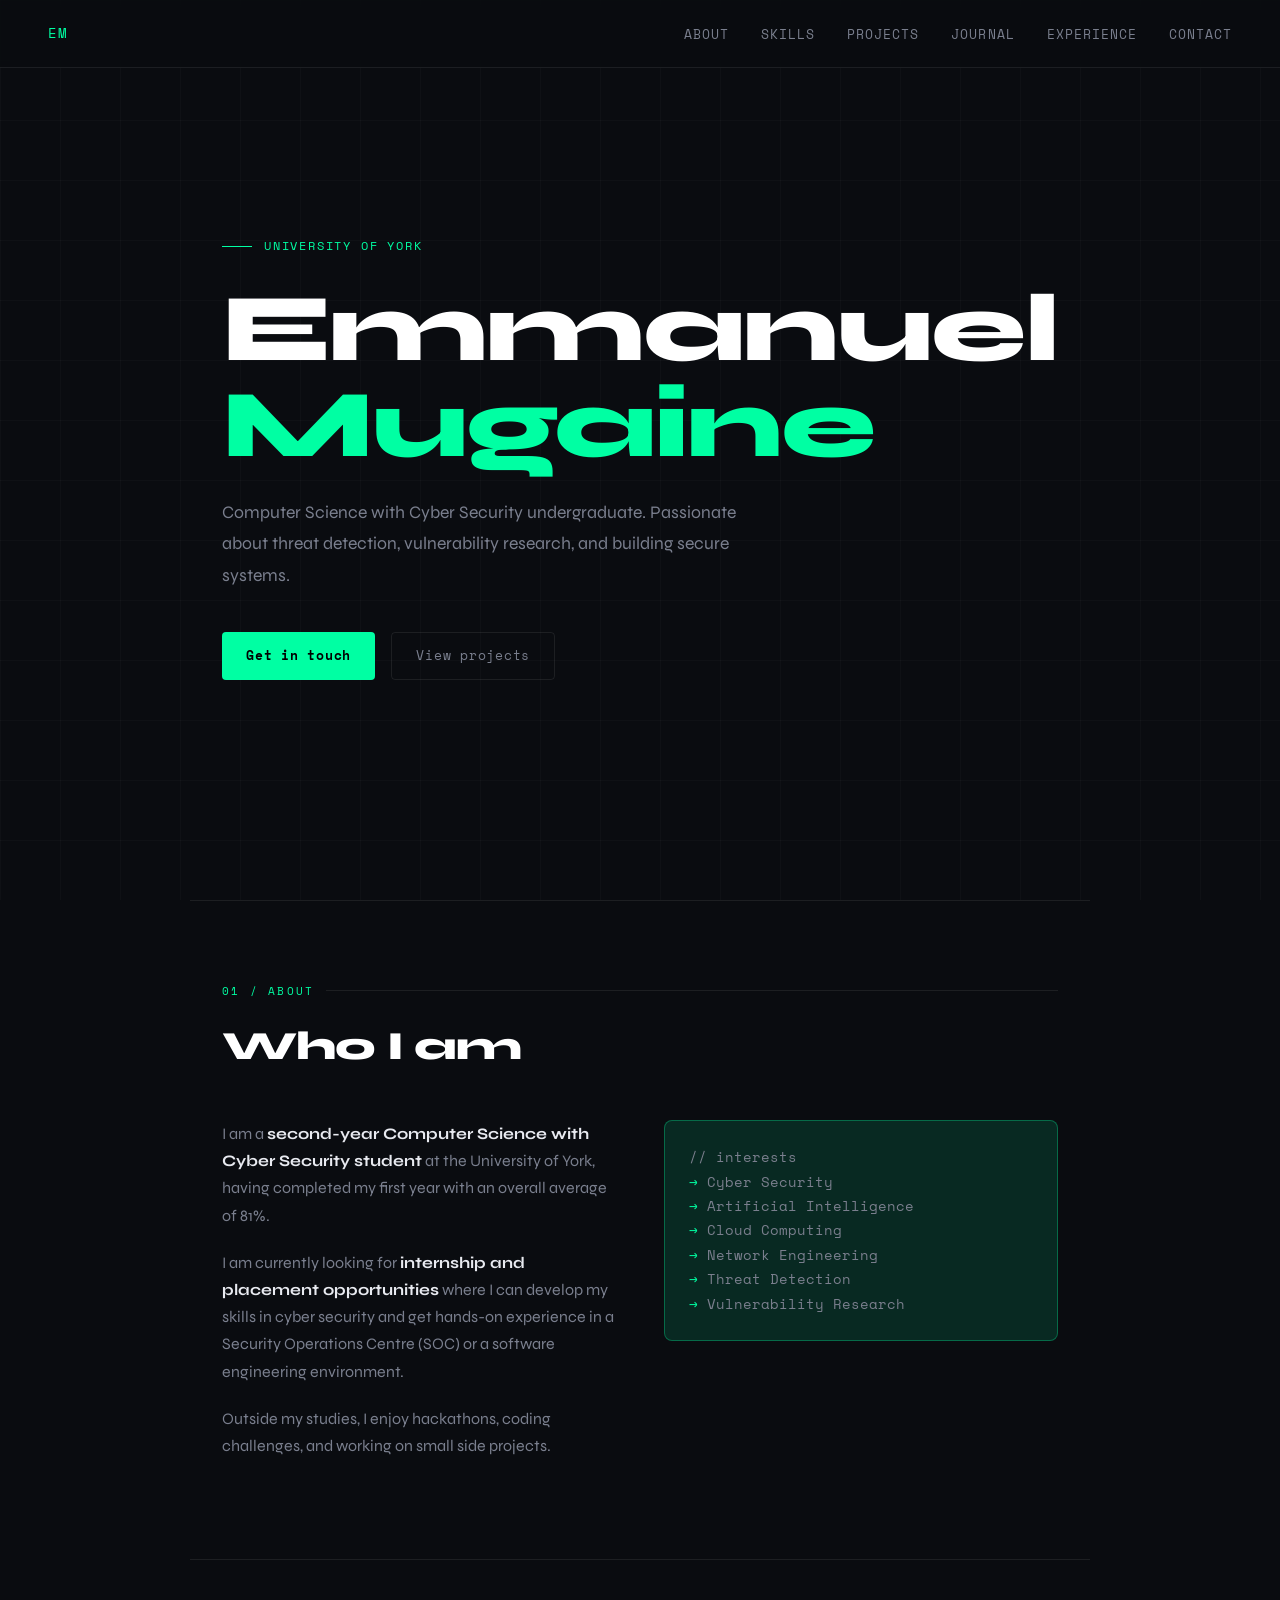
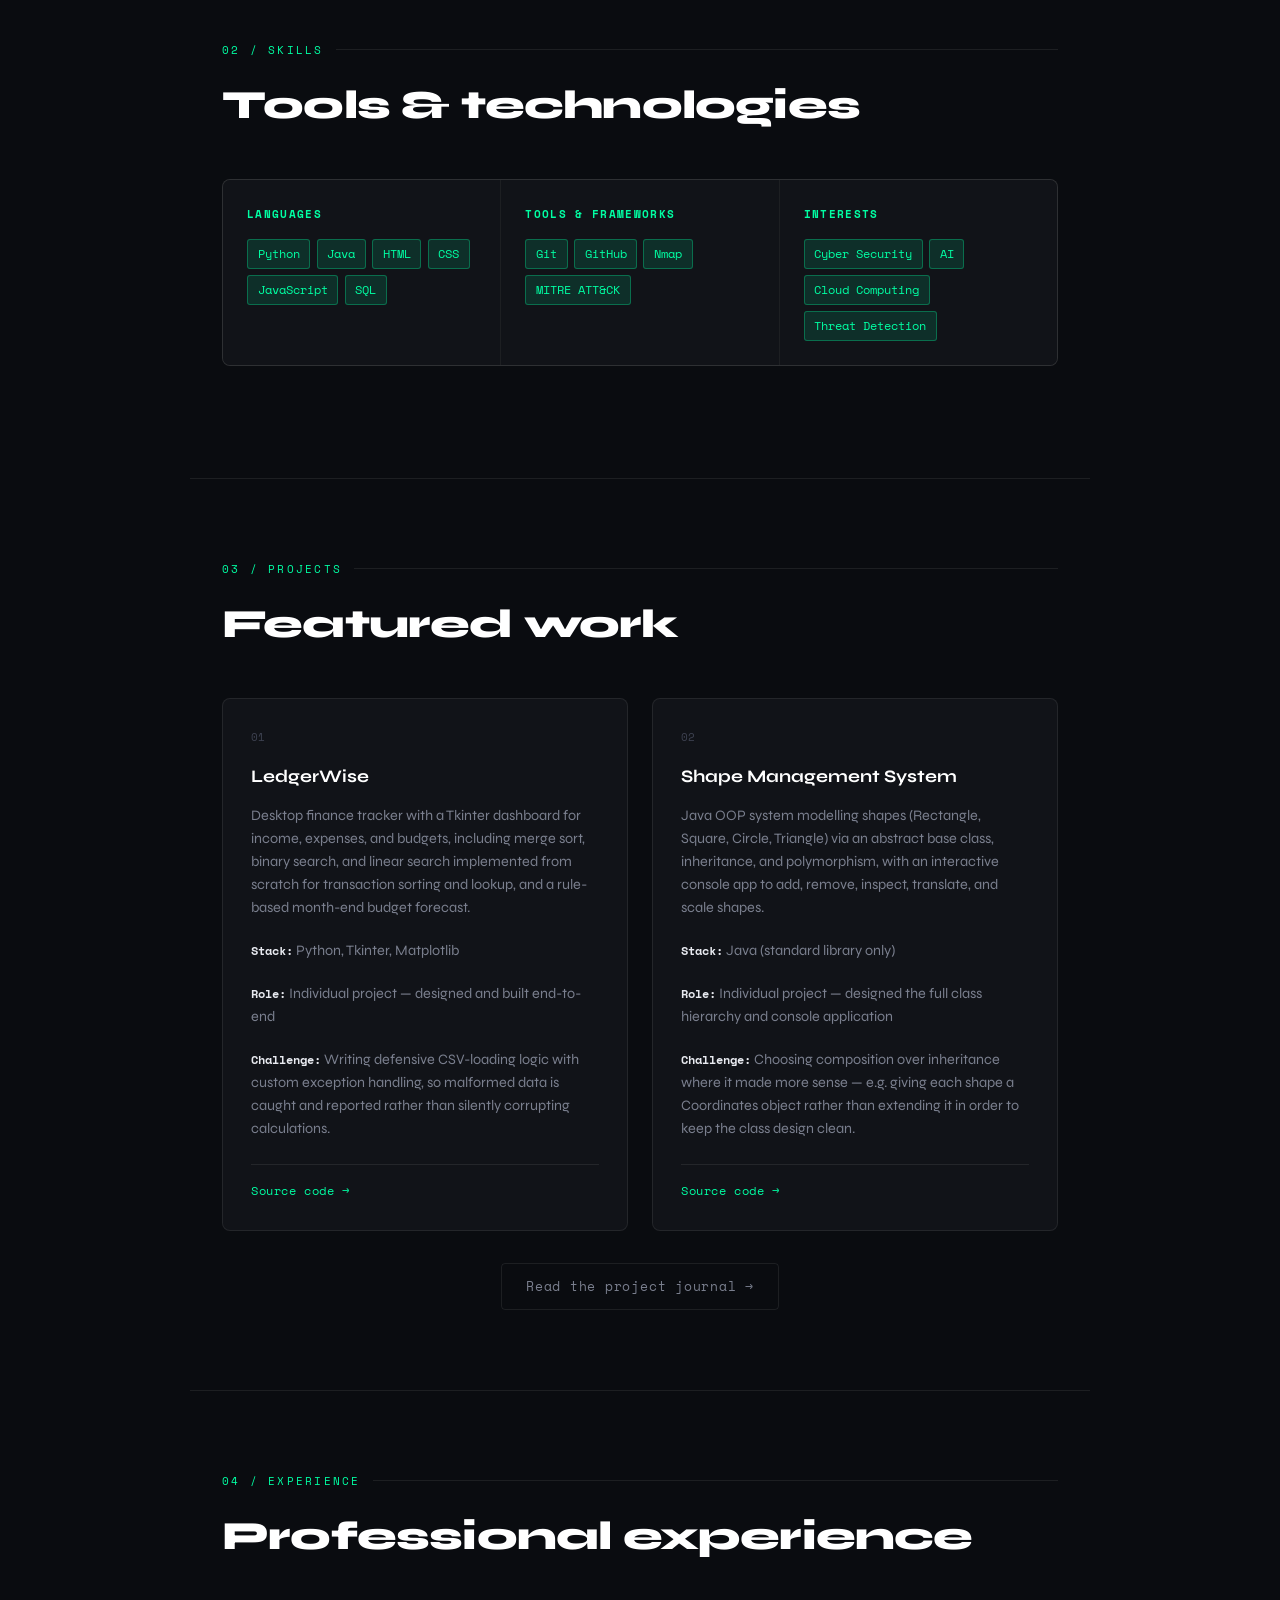
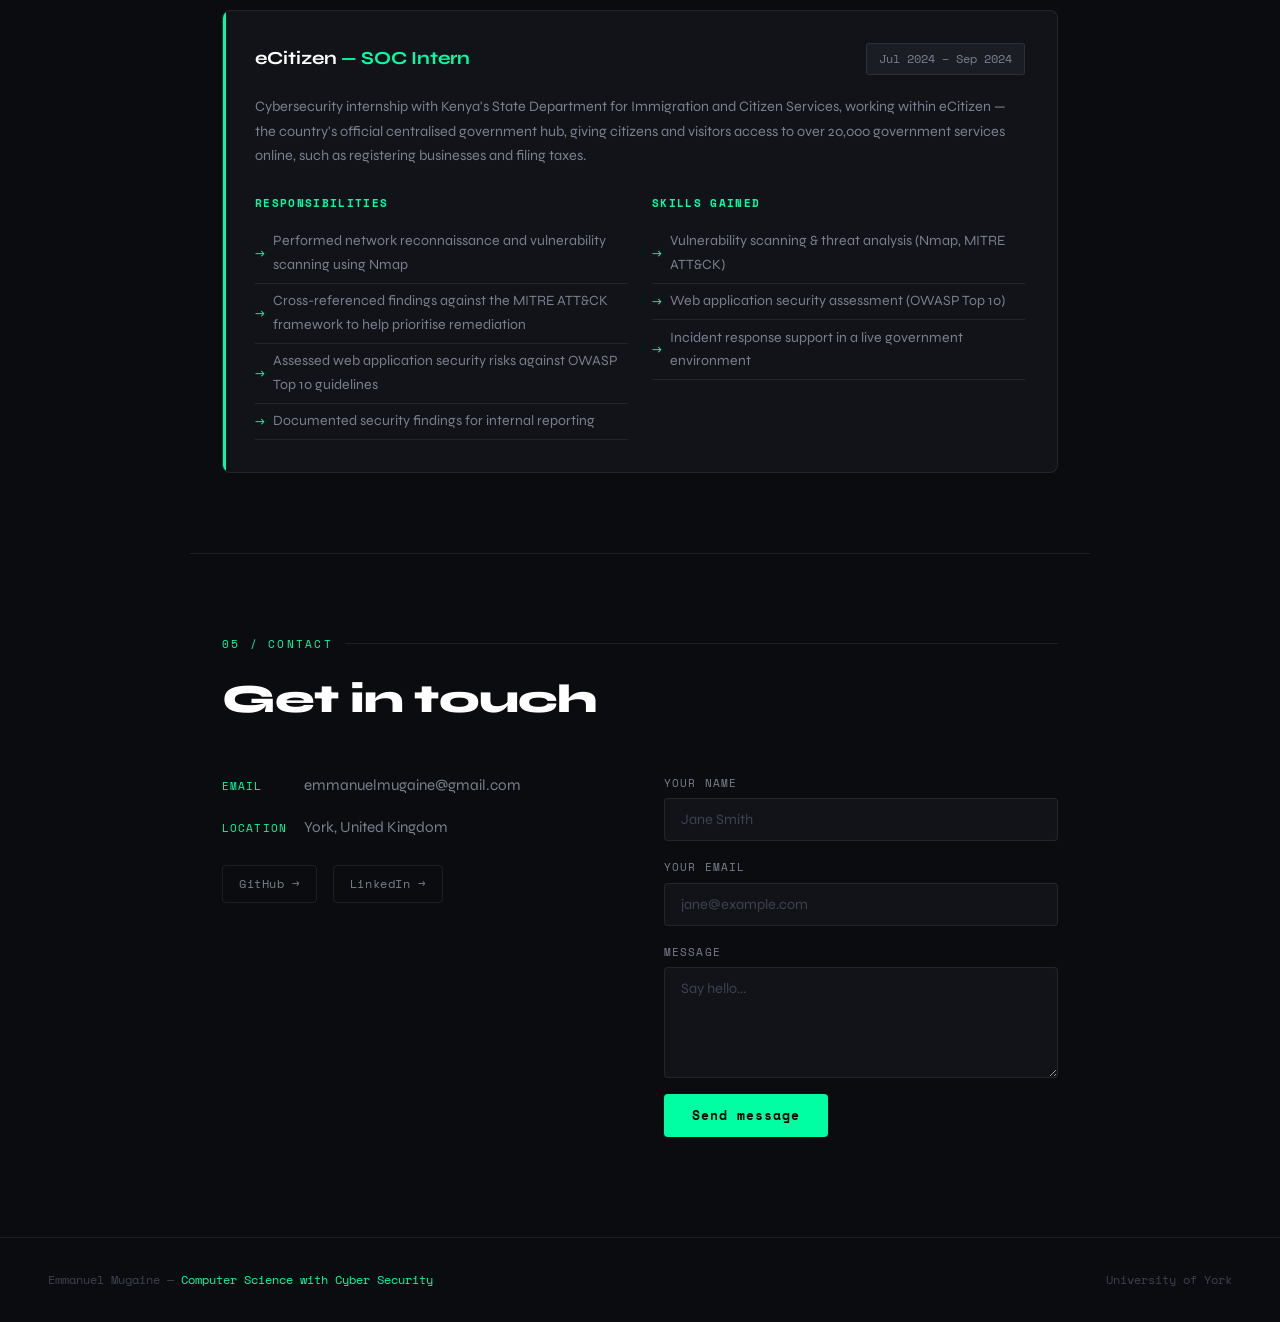
<file: index.html>
<!doctype html>
<html lang="en">
  <head>
    <meta charset="UTF-8" />
    <meta name="viewport" content="width=device-width, initial-scale=1.0" />
    <title>Emmanuel Mugaine – Computer Science with Cyber Security</title>
    <link rel="preconnect" href="https://fonts.googleapis.com" />
    <link rel="preconnect" href="https://fonts.gstatic.com" crossorigin />
    <link
      href="https://fonts.googleapis.com/css2?family=Space+Mono:wght@400;700&family=Syne:wght@400;600;700;800&display=swap"
      rel="stylesheet"
    />
    <link rel="stylesheet" href="styles.css" />
    <link rel="icon" type="image/svg+xml" href="favicon.svg" />
  </head>
  <body>
    <!-- NAV -->
    <nav>
      <a href="#hero" class="nav-logo">EM</a>
      <ul class="nav-links">
        <li><a href="#about">About</a></li>
        <li><a href="#skills">Skills</a></li>
        <li><a href="#projects">Projects</a></li>
        <li><a href="journal.html">Journal</a></li>
        <li><a href="#experience">Experience</a></li>
        <li><a href="#contact">Contact</a></li>
      </ul>
    </nav>

    <!-- HERO -->
    <section id="hero">
      <p class="hero-tag">University of York</p>
      <h1 class="hero-name">Emmanuel<span>Mugaine</span></h1>
      <p class="hero-desc">
        Computer Science with Cyber Security undergraduate. Passionate about
        threat detection, vulnerability research, and building secure systems.
      </p>
      <div class="hero-cta">
        <a href="#contact" class="btn btn-primary">Get in touch</a>
        <a href="#projects" class="btn btn-ghost">View projects</a>
      </div>
    </section>

    <!-- ABOUT -->
    <section id="about">
      <p class="section-label">01 / About</p>
      <h2>Who I am</h2>
      <div class="about-grid">
        <div class="about-text">
          <p>
            I am a
            <strong
              >second-year Computer Science with Cyber Security student</strong
            >
            at the University of York, having completed my first year with an
            overall average of 81%.
          </p>
          <p>
            I am currently looking for
            <strong>internship and placement opportunities</strong> where I can
            develop my skills in cyber security and get hands-on experience in a
            Security Operations Centre (SOC) or a software engineering
            environment.
          </p>
          <p>
            Outside my studies, I enjoy hackathons, coding challenges, and
            working on small side projects.
          </p>
        </div>
        <div class="about-highlight">
          <p><span>// interests</span></p>
          <p>→ <span>Cyber Security</span></p>
          <p>→ <span>Artificial Intelligence</span></p>
          <p>→ <span>Cloud Computing</span></p>
          <p>→ <span>Network Engineering</span></p>
          <p>→ <span>Threat Detection</span></p>
          <p>→ <span>Vulnerability Research</span></p>
        </div>
      </div>
    </section>

    <!-- SKILLS -->
    <section id="skills">
      <p class="section-label">02 / Skills</p>
      <h2>Tools & technologies</h2>
      <div class="skills-grid">
        <div class="skill-cell">
          <h3>Languages</h3>
          <div class="skill-tags">
            <span class="tag">Python</span>
            <span class="tag">Java</span>
            <span class="tag">HTML</span>
            <span class="tag">CSS</span>
            <span class="tag">JavaScript</span>
            <span class="tag">SQL</span>
          </div>
        </div>
        <div class="skill-cell">
          <h3>Tools & Frameworks</h3>
          <div class="skill-tags">
            <span class="tag">Git</span>
            <span class="tag">GitHub</span>
            <span class="tag">Nmap</span>
            <span class="tag">MITRE ATT&CK</span>
          </div>
        </div>
        <div class="skill-cell">
          <h3>Interests</h3>
          <div class="skill-tags">
            <span class="tag">Cyber Security</span>
            <span class="tag">AI</span>
            <span class="tag">Cloud Computing</span>
            <span class="tag">Threat Detection</span>
          </div>
        </div>
      </div>
    </section>

    <!-- PROJECTS -->
    <section id="projects">
      <p class="section-label">03 / Projects</p>
      <h2>Featured work</h2>
      <div class="projects-grid">
        <div class="project-card">
          <div class="project-num">01</div>
          <h3>LedgerWise</h3>
          <p>
            Desktop finance tracker with a Tkinter dashboard for income,
            expenses, and budgets, including merge sort, binary search, and
            linear search implemented from scratch for transaction sorting and
            lookup, and a rule-based month-end budget forecast.
          </p>
          <p class="project-meta">
            <strong>Stack:</strong> Python, Tkinter, Matplotlib
          </p>
          <p class="project-meta">
            <strong>Role:</strong> Individual project — designed and
            built end-to-end
          </p>
          <p class="project-meta">
            <strong>Challenge:</strong> Writing defensive CSV-loading logic with
            custom exception handling, so malformed data is caught and reported
            rather than silently corrupting calculations.
          </p>
          <div class="project-links">
            <a
              href="https://github.com/EmmanuelMugaine/IY499-Final-intro-to-programming-project"
              >Source code →</a
            >
          </div>
        </div>
        <div class="project-card">
          <div class="project-num">02</div>
          <h3>Shape Management System</h3>
          <p>
            Java OOP system modelling shapes (Rectangle, Square, Circle,
            Triangle) via an abstract base class, inheritance, and polymorphism,
            with an interactive console app to add, remove, inspect, translate,
            and scale shapes.
          </p>
          <p class="project-meta">
            <strong>Stack:</strong> Java (standard library only)
          </p>
          <p class="project-meta">
            <strong>Role:</strong> Individual project — designed the
            full class hierarchy and console application
          </p>
          <p class="project-meta">
            <strong>Challenge:</strong> Choosing composition over inheritance
            where it made more sense — e.g. giving each shape a Coordinates
            object rather than extending it in order to keep the class design clean.
          </p>
          <div class="project-links">
            <a
              href="https://github.com/EmmanuelMugaine/IY4101-Final-Object-Oriented-Programming-project"
              >Source code →</a
            >
          </div>
        </div>
      </div>
      <div class="section-footer-link">
        <a href="journal.html" class="btn btn-ghost"
          >Read the project journal →</a
        >
      </div>
    </section>

    <!-- EXPERIENCE -->
    <section id="experience">
      <p class="section-label">04 / Experience</p>
      <h2>Professional experience</h2>
      <div class="exp-card">
        <div class="exp-header">
          <h3>eCitizen <span>— SOC Intern</span></h3>
          <span class="exp-duration">Jul 2024 – Sep 2024</span>
        </div>
        <p class="exp-desc">
          Cybersecurity internship with Kenya's State Department for Immigration
          and Citizen Services, working within eCitizen — the country's official
          centralised government hub, giving citizens and visitors access to
          over 20,000 government services online, such as registering businesses
          and filing taxes.
        </p>
        <div class="exp-cols">
          <div>
            <h4>Responsibilities</h4>
            <ul class="exp-list">
              <li>
                Performed network reconnaissance and vulnerability scanning
                using Nmap
              </li>
              <li>
                Cross-referenced findings against the MITRE ATT&CK framework to
                help prioritise remediation
              </li>
              <li>
                Assessed web application security risks against OWASP Top 10
                guidelines
              </li>
              <li>Documented security findings for internal reporting</li>
            </ul>
          </div>
          <div>
            <h4>Skills Gained</h4>
            <ul class="exp-list">
              <li>
                Vulnerability scanning & threat analysis (Nmap, MITRE ATT&CK)
              </li>
              <li>Web application security assessment (OWASP Top 10)</li>
              <li>
                Incident response support in a live government environment
              </li>
            </ul>
          </div>
        </div>
      </div>
    </section>

    <!-- CONTACT -->
    <section id="contact">
      <p class="section-label">05 / Contact</p>
      <h2>Get in touch</h2>
      <div class="contact-grid">
        <div class="contact-info">
          <p>
            <span class="label">Email</span
            ><a href="mailto:emmanuelmugaine@gmail.com"
              >emmanuelmugaine@gmail.com</a
            >
          </p>
          <p><span class="label">Location</span>York, United Kingdom</p>
          <div class="profile-links">
            <a href="https://github.com/EmmanuelMugaine" class="profile-link"
              >GitHub →</a
            >
            <a
              href="https://www.linkedin.com/in/emmanuel-mugaine-93ba3a335/"
              class="profile-link"
              >LinkedIn →</a
            >
          </div>
        </div>
        <form class="contact-form" id="contact-form">
          <div class="form-group">
            <label for="name">Your name</label>
            <input
              type="text"
              id="name"
              name="name"
              required
              placeholder="Jane Smith"
            />
          </div>
          <div class="form-group">
            <label for="email">Your email</label>
            <input
              type="email"
              id="email"
              name="email"
              required
              placeholder="jane@example.com"
            />
          </div>
          <div class="form-group">
            <label for="message">Message</label>
            <textarea
              id="message"
              name="message"
              required
              placeholder="Say hello..."
              rows="5"
            ></textarea>
          </div>
          <div style="position: absolute; left: -9999px" aria-hidden="true">
            <label for="hp-field">Leave this field empty</label>
            <input
              type="text"
              id="hp-field"
              name="hp-field"
              tabindex="-1"
              autocomplete="off"
            />
          </div>
          <button type="submit" id="submit-btn">Send message</button>
          <p id="form-status"></p>
        </form>
      </div>
    </section>

    <footer>
      <p>
        Emmanuel Mugaine — <span>Computer Science with Cyber Security</span>
      </p>
      <p>University of York</p>
    </footer>

    <script>
      const SUPABASE_URL = "https://cynkuyeznnwdcnoxtkch.supabase.co";
      const SUPABASE_ANON = "sb_publishable_rz-L8JBPP5hb6fnGLspw3w_TFhBJcdi";

      document
        .getElementById("contact-form")
        .addEventListener("submit", async function (event) {
          event.preventDefault();
          const name = document.getElementById("name").value.trim();
          const email = document.getElementById("email").value.trim();
          const message = document.getElementById("message").value.trim();
          const honeypot = document.getElementById("hp-field").value;
          const btn = document.getElementById("submit-btn");
          const status = document.getElementById("form-status");
          if (honeypot) {
            // Likely a bot — pretend it worked, but don't actually submit.
            status.textContent = "✓ Message sent! I'll be in touch soon.";
            status.style.color = "#00ffa3";
            event.target.reset();
            return;
          }
          btn.disabled = true;
          btn.textContent = "Sending...";
          status.textContent = "";
          try {
            const response = await fetch(
              `${SUPABASE_URL}/rest/v1/contact_messages`,
              {
                method: "POST",
                headers: {
                  "Content-Type": "application/json",
                  apikey: SUPABASE_ANON,
                  Authorization: `Bearer ${SUPABASE_ANON}`,
                  Prefer: "return=minimal",
                },
                body: JSON.stringify({ name, email, message }),
              },
            );
            if (response.ok) {
              status.textContent = "✓ Message sent! I'll be in touch soon.";
              status.style.color = "#00ffa3";
              event.target.reset();
            } else {
              const err = await response.json();
              console.error("Supabase error:", err);
              status.textContent =
                "Something went wrong on our end. Please try again later.";
              status.style.color = "#ff4d6d";
            }
          } catch (networkError) {
            console.error("Network error:", networkError);
            status.textContent =
              "Could not connect. Check your internet connection.";
            status.style.color = "#ff4d6d";
          } finally {
            btn.disabled = false;
            btn.textContent = "Send message";
          }
        });
    </script>
  </body>
</html>
</file>
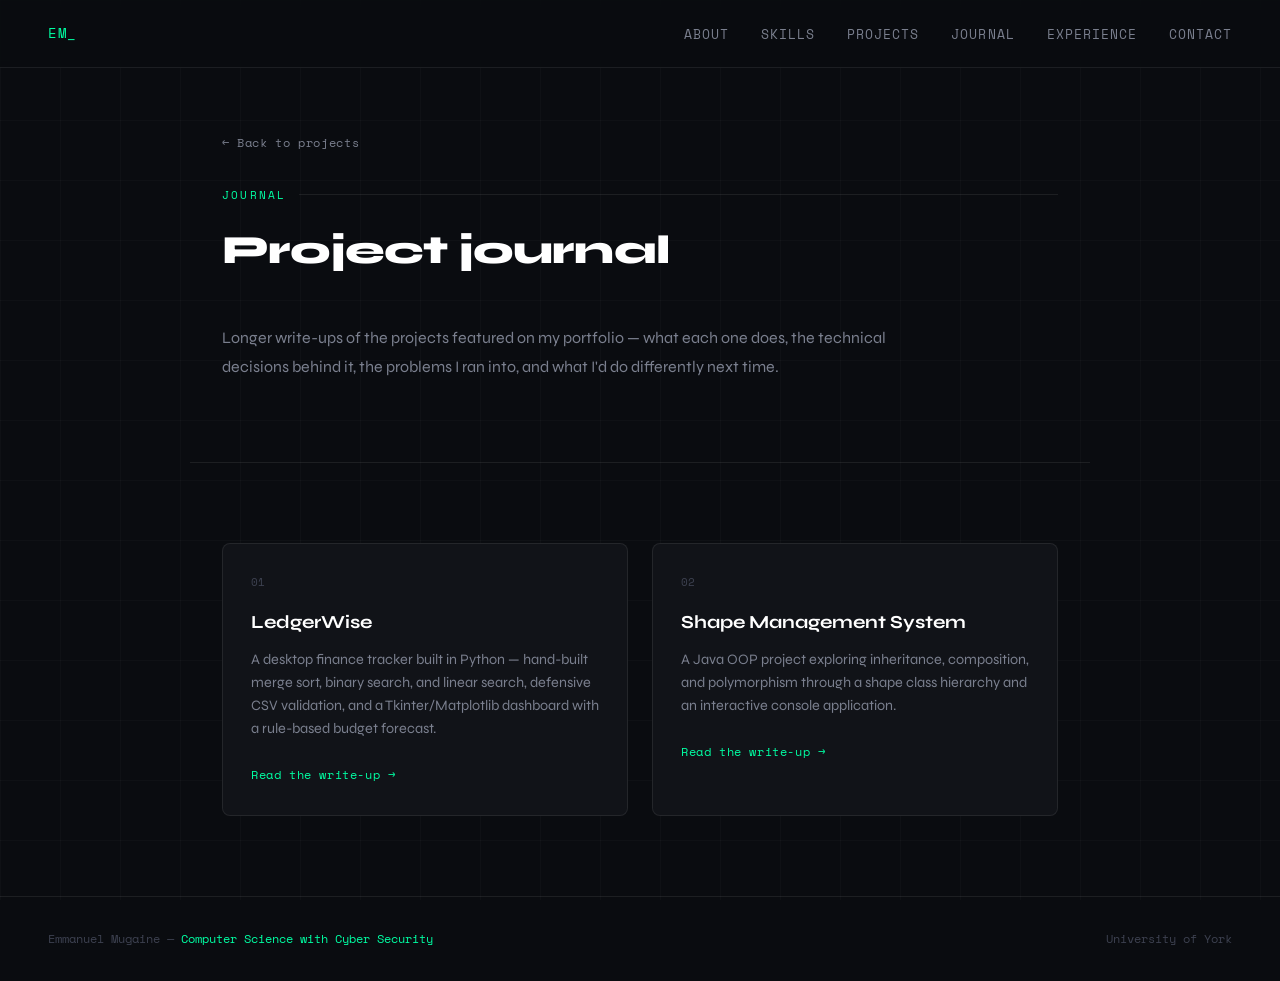
<file: journal.html>
<!doctype html>
<html lang="en">
  <head>
    <meta charset="UTF-8" />
    <meta name="viewport" content="width=device-width, initial-scale=1.0" />
    <title>Project Journal — Emmanuel Mugaine</title>
    <link rel="preconnect" href="https://fonts.googleapis.com" />
    <link rel="preconnect" href="https://fonts.gstatic.com" crossorigin />
    <link
      href="https://fonts.googleapis.com/css2?family=Space+Mono:wght@400;700&family=Syne:wght@400;600;700;800&display=swap"
      rel="stylesheet"
    />
    <link rel="stylesheet" href="styles.css" />
    <link rel="icon" type="image/svg+xml" href="favicon.svg" />
  </head>
  <body>
    <!-- NAV -->
    <nav>
      <a href="index.html#hero" class="nav-logo">EM_</a>
      <ul class="nav-links">
        <li><a href="index.html#about">About</a></li>
        <li><a href="index.html#skills">Skills</a></li>
        <li><a href="index.html#projects">Projects</a></li>
        <li><a href="journal.html">Journal</a></li>
        <li><a href="index.html#experience">Experience</a></li>
        <li><a href="index.html#contact">Contact</a></li>
      </ul>
    </nav>

    <section class="page-intro">
      <a href="index.html#projects" class="back-link">← Back to projects</a>
      <p class="section-label">Journal</p>
      <h2>Project journal</h2>
      <div class="journal-hero">
        <p>
          Longer write-ups of the projects featured on my portfolio — what
          each one does, the technical decisions behind it, the problems I
          ran into, and what I'd do differently next time.
        </p>
      </div>
    </section>

    <section>
      <div class="journal-grid">
        <a href="ledgerwise.html" class="journal-card">
          <div class="project-num">01</div>
          <h3>LedgerWise</h3>
          <p>
            A desktop finance tracker built in Python — hand-built merge
            sort, binary search, and linear search, defensive CSV
            validation, and a Tkinter/Matplotlib dashboard with a rule-based
            budget forecast.
          </p>
          <span class="journal-read-more">Read the write-up →</span>
        </a>
        <a href="shape-management.html" class="journal-card">
          <div class="project-num">02</div>
          <h3>Shape Management System</h3>
          <p>
            A Java OOP project exploring inheritance, composition, and
            polymorphism through a shape class hierarchy and an interactive
            console application.
          </p>
          <span class="journal-read-more">Read the write-up →</span>
        </a>
      </div>
    </section>

    <footer>
      <p>
        Emmanuel Mugaine — <span>Computer Science with Cyber Security</span>
      </p>
      <p>University of York</p>
    </footer>
  </body>
</html>
</file>
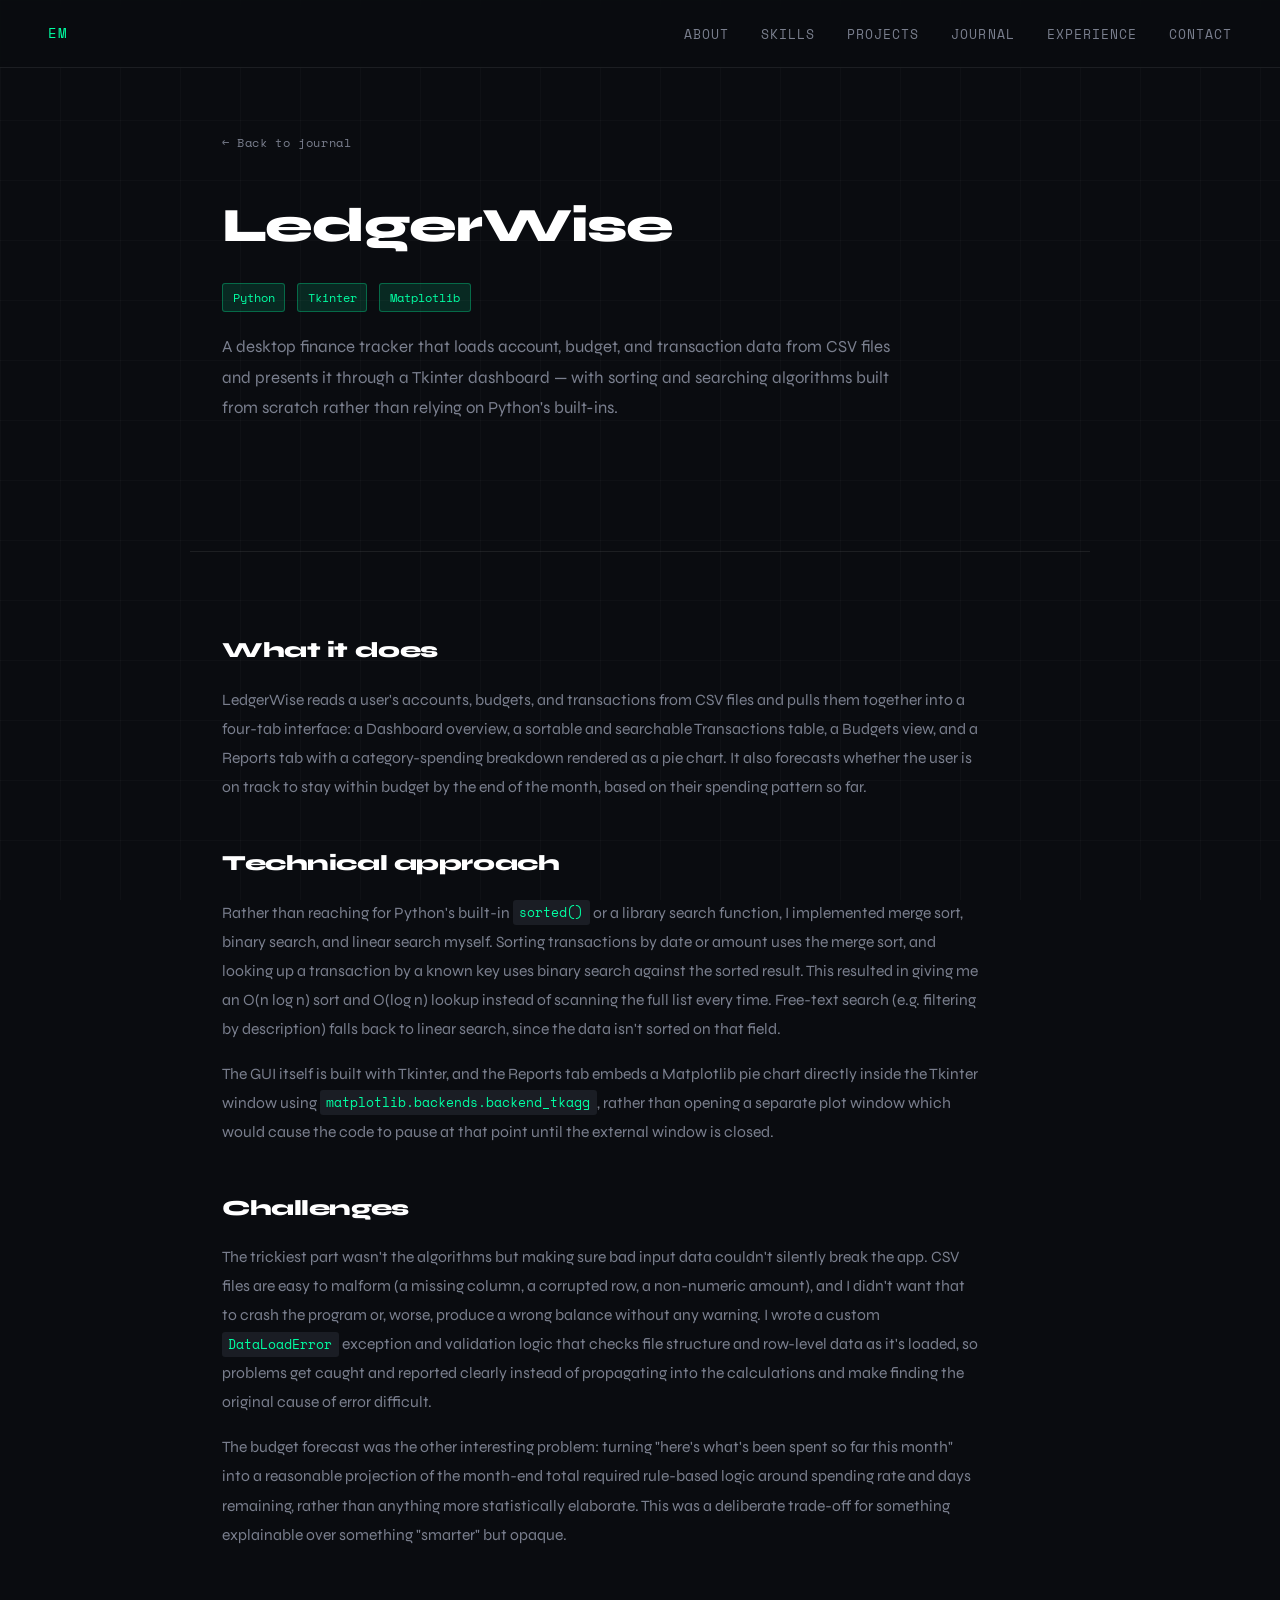
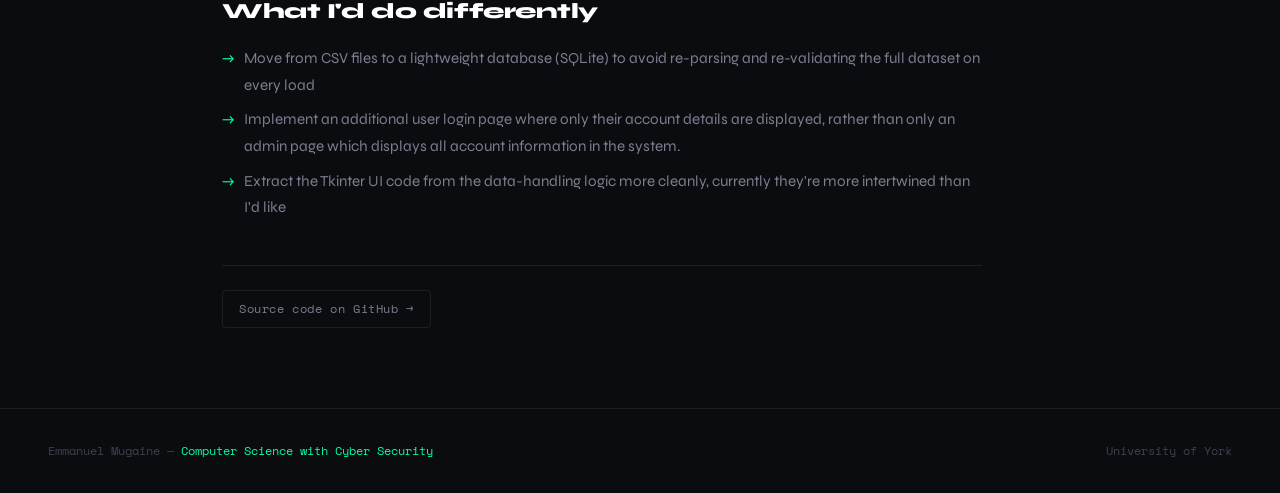
<file: ledgerwise.html>
<!doctype html>
<html lang="en">
  <head>
    <meta charset="UTF-8" />
    <meta name="viewport" content="width=device-width, initial-scale=1.0" />
    <title>LedgerWise — Project Journal — Emmanuel Mugaine</title>
    <link rel="preconnect" href="https://fonts.googleapis.com" />
    <link rel="preconnect" href="https://fonts.gstatic.com" crossorigin />
    <link
      href="https://fonts.googleapis.com/css2?family=Space+Mono:wght@400;700&family=Syne:wght@400;600;700;800&display=swap"
      rel="stylesheet"
    />
    <link rel="stylesheet" href="styles.css" />
    <link rel="icon" type="image/svg+xml" href="favicon.svg" />
  </head>
  <body>
    <!-- NAV -->
    <nav>
      <a href="index.html#hero" class="nav-logo">EM</a>
      <ul class="nav-links">
        <li><a href="index.html#about">About</a></li>
        <li><a href="index.html#skills">Skills</a></li>
        <li><a href="index.html#projects">Projects</a></li>
        <li><a href="journal.html">Journal</a></li>
        <li><a href="index.html#experience">Experience</a></li>
        <li><a href="index.html#contact">Contact</a></li>
      </ul>
    </nav>

    <section class="page-intro">
      <a href="journal.html" class="back-link">← Back to journal</a>
      <div class="entry-header">
        <h1>LedgerWise</h1>
        <div class="entry-meta-row">
          <span class="tag">Python</span>
          <span class="tag">Tkinter</span>
          <span class="tag">Matplotlib</span>
        </div>
        <p class="entry-summary">
          A desktop finance tracker that loads account, budget, and transaction
          data from CSV files and presents it through a Tkinter dashboard — with
          sorting and searching algorithms built from scratch rather than
          relying on Python's built-ins.
        </p>
      </div>
    </section>

    <section>
      <div class="entry-body">
        <div class="entry-section">
          <h2>What it does</h2>
          <p>
            LedgerWise reads a user's accounts, budgets, and transactions from
            CSV files and pulls them together into a four-tab interface: a
            Dashboard overview, a sortable and searchable Transactions table, a
            Budgets view, and a Reports tab with a category-spending breakdown
            rendered as a pie chart. It also forecasts whether the user is on
            track to stay within budget by the end of the month, based on their
            spending pattern so far.
          </p>
        </div>

        <div class="entry-section">
          <h2>Technical approach</h2>
          <p>
            Rather than reaching for Python's built-in <code>sorted()</code>
            or a library search function, I implemented merge sort, binary
            search, and linear search myself. Sorting transactions by date or
            amount uses the merge sort, and looking up a transaction by a known
            key uses binary search against the sorted result. This resulted in
            giving me an O(n log n) sort and O(log n) lookup instead of scanning
            the full list every time. Free-text search (e.g. filtering by
            description) falls back to linear search, since the data isn't
            sorted on that field.
          </p>
          <p>
            The GUI itself is built with Tkinter, and the Reports tab embeds a
            Matplotlib pie chart directly inside the Tkinter window using
            <code>matplotlib.backends.backend_tkagg</code>, rather than opening
            a separate plot window which would cause the code to pause at that
            point until the external window is closed.
          </p>
        </div>

        <div class="entry-section">
          <h2>Challenges</h2>
          <p>
            The trickiest part wasn't the algorithms but making sure bad input
            data couldn't silently break the app. CSV files are easy to malform
            (a missing column, a corrupted row, a non-numeric amount), and I
            didn't want that to crash the program or, worse, produce a wrong
            balance without any warning. I wrote a custom
            <code>DataLoadError</code> exception and validation logic that
            checks file structure and row-level data as it's loaded, so problems
            get caught and reported clearly instead of propagating into the
            calculations and make finding the original cause of error difficult.
          </p>
          <p>
            The budget forecast was the other interesting problem: turning
            "here's what's been spent so far this month" into a reasonable
            projection of the month-end total required rule-based logic around
            spending rate and days remaining, rather than anything more
            statistically elaborate. This was a deliberate trade-off for
            something explainable over something "smarter" but opaque.
          </p>
        </div>

        <div class="entry-section">
          <h2>What I'd do differently</h2>
          <ul>
            <li>
              Move from CSV files to a lightweight database (SQLite) to avoid
              re-parsing and re-validating the full dataset on every load
            </li>
            <li>
              Implement an additional user login page where only their account
              details are displayed, rather than only an admin page which
              displays all account information in the system.
            </li>
            <li>
              Extract the Tkinter UI code from the data-handling logic more
              cleanly, currently they're more intertwined than I'd like
            </li>
          </ul>
        </div>

        <div class="entry-links">
          <a
            href="https://github.com/EmmanuelMugaine/IY499-Final-intro-to-programming-project"
            class="profile-link"
            >Source code on GitHub →</a
          >
        </div>
      </div>
    </section>

    <footer>
      <p>
        Emmanuel Mugaine — <span>Computer Science with Cyber Security</span>
      </p>
      <p>University of York</p>
    </footer>
  </body>
</html>
</file>
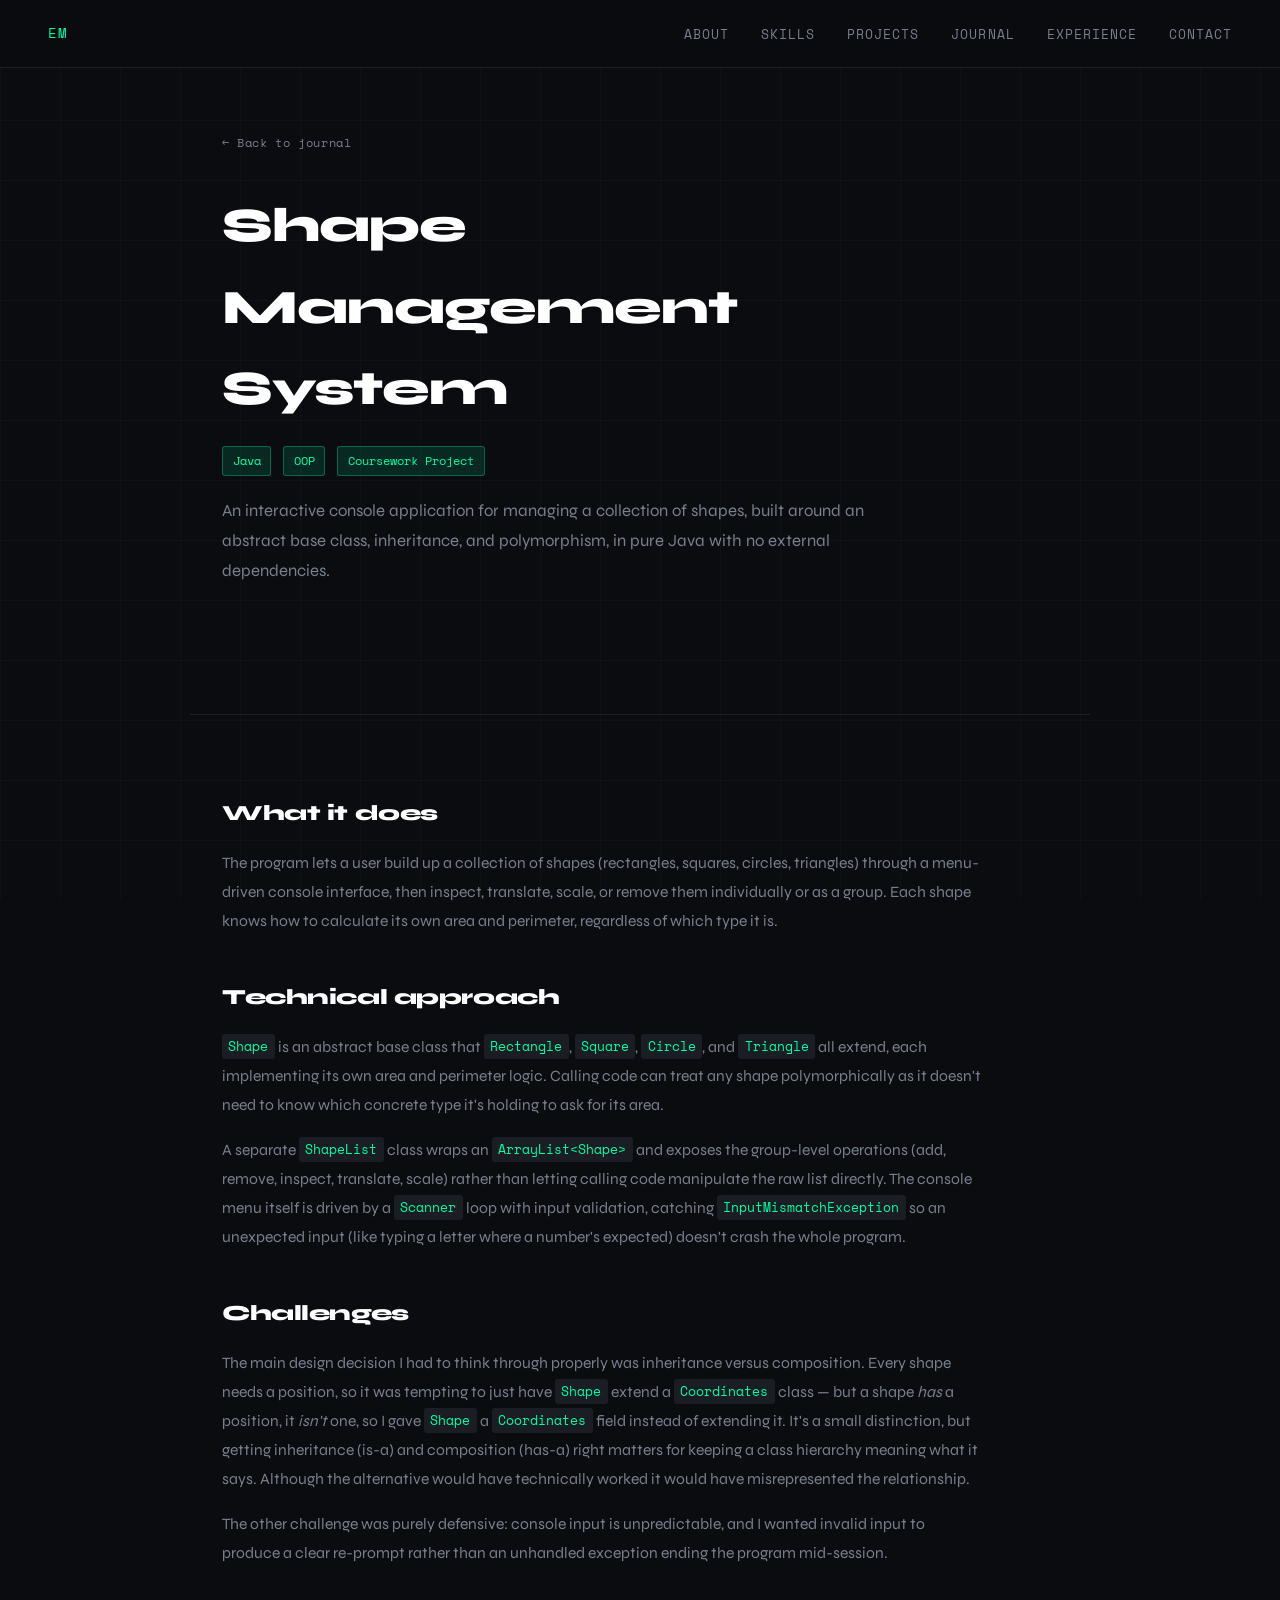
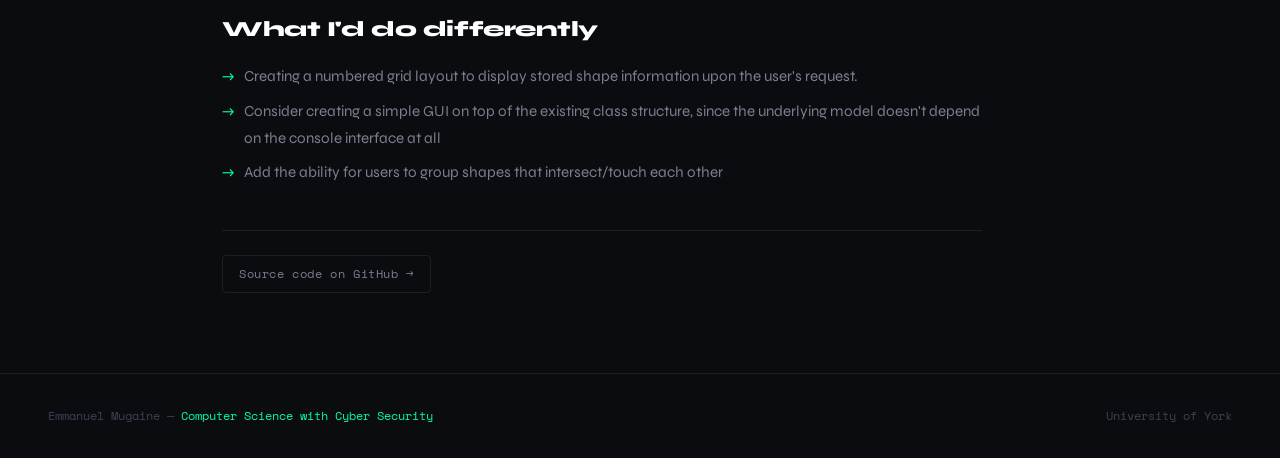
<file: shape-management.html>
<!doctype html>
<html lang="en">
  <head>
    <meta charset="UTF-8" />
    <meta name="viewport" content="width=device-width, initial-scale=1.0" />
    <title>Shape Management System — Project Journal — Emmanuel Mugaine</title>
    <link rel="preconnect" href="https://fonts.googleapis.com" />
    <link rel="preconnect" href="https://fonts.gstatic.com" crossorigin />
    <link
      href="https://fonts.googleapis.com/css2?family=Space+Mono:wght@400;700&family=Syne:wght@400;600;700;800&display=swap"
      rel="stylesheet"
    />
    <link rel="stylesheet" href="styles.css" />
    <link rel="icon" type="image/svg+xml" href="favicon.svg" />
  </head>
  <body>
    <!-- NAV -->
    <nav>
      <a href="index.html#hero" class="nav-logo">EM</a>
      <ul class="nav-links">
        <li><a href="index.html#about">About</a></li>
        <li><a href="index.html#skills">Skills</a></li>
        <li><a href="index.html#projects">Projects</a></li>
        <li><a href="journal.html">Journal</a></li>
        <li><a href="index.html#experience">Experience</a></li>
        <li><a href="index.html#contact">Contact</a></li>
      </ul>
    </nav>

    <section class="page-intro">
      <a href="journal.html" class="back-link">← Back to journal</a>
      <div class="entry-header">
        <h1>Shape Management System</h1>
        <div class="entry-meta-row">
          <span class="tag">Java</span>
          <span class="tag">OOP</span>
          <span class="tag">Coursework Project</span>
        </div>
        <p class="entry-summary">
          An interactive console application for managing a collection of
          shapes, built around an abstract base class, inheritance, and
          polymorphism, in pure Java with no external dependencies.
        </p>
      </div>
    </section>

    <section>
      <div class="entry-body">
        <div class="entry-section">
          <h2>What it does</h2>
          <p>
            The program lets a user build up a collection of shapes (rectangles,
            squares, circles, triangles) through a menu-driven console
            interface, then inspect, translate, scale, or remove them
            individually or as a group. Each shape knows how to calculate its
            own area and perimeter, regardless of which type it is.
          </p>
        </div>

        <div class="entry-section">
          <h2>Technical approach</h2>
          <p>
            <code>Shape</code> is an abstract base class that
            <code>Rectangle</code>, <code>Square</code>, <code>Circle</code>,
            and <code>Triangle</code> all extend, each implementing its own area
            and perimeter logic. Calling code can treat any shape
            polymorphically as it doesn't need to know which concrete type it's
            holding to ask for its area.
          </p>
          <p>
            A separate <code>ShapeList</code> class wraps an
            <code>ArrayList&lt;Shape&gt;</code> and exposes the group-level
            operations (add, remove, inspect, translate, scale) rather than
            letting calling code manipulate the raw list directly. The console
            menu itself is driven by a <code>Scanner</code> loop with input
            validation, catching <code>InputMismatchException</code> so an
            unexpected input (like typing a letter where a number's expected)
            doesn't crash the whole program.
          </p>
        </div>

        <div class="entry-section">
          <h2>Challenges</h2>
          <p>
            The main design decision I had to think through properly was
            inheritance versus composition. Every shape needs a position, so it
            was tempting to just have <code>Shape</code> extend a
            <code>Coordinates</code> class — but a shape <em>has</em> a
            position, it <em>isn't</em> one, so I gave <code>Shape</code> a
            <code>Coordinates</code> field instead of extending it. It's a small
            distinction, but getting inheritance (is-a) and composition (has-a)
            right matters for keeping a class hierarchy meaning what it says.
            Although the alternative would have technically worked it would have
            misrepresented the relationship.
          </p>
          <p>
            The other challenge was purely defensive: console input is
            unpredictable, and I wanted invalid input to produce a clear
            re-prompt rather than an unhandled exception ending the program
            mid-session.
          </p>
        </div>

        <div class="entry-section">
          <h2>What I'd do differently</h2>
          <ul>
            <li>
              Creating a numbered grid layout to display stored shape
              information upon the user's request.
            </li>
            <li>
              Consider creating a simple GUI on top of the existing class
              structure, since the underlying model doesn't depend on the
              console interface at all
            </li>
            <li>
              Add the ability for users to group shapes that intersect/touch
              each other
            </li>
          </ul>
        </div>

        <div class="entry-links">
          <a
            href="https://github.com/EmmanuelMugaine/IY4101-Final-Object-Oriented-Programming-project"
            class="profile-link"
            >Source code on GitHub →</a
          >
        </div>
      </div>
    </section>

    <footer>
      <p>
        Emmanuel Mugaine — <span>Computer Science with Cyber Security</span>
      </p>
      <p>University of York</p>
    </footer>
  </body>
</html>
</file>
<file: styles.css>
*,
      *::before,
      *::after {
        box-sizing: border-box;
        margin: 0;
        padding: 0;
      }

      :root {
        --bg: #0a0c10;
        --surface: #111318;
        --surface-2: #1a1d24;
        --border: rgba(255, 255, 255, 0.08);
        --border-accent: rgba(0, 255, 163, 0.3);
        --accent: #00ffa3;
        --accent-dim: rgba(0, 255, 163, 0.12);
        --accent-mid: rgba(0, 255, 163, 0.4);
        --text: #e8eaf0;
        --text-muted: #7a7f8e;
        --text-faint: #3d4150;
        --mono: "Space Mono", monospace;
        --sans: "Syne", sans-serif;
        --red: #ff4d6d;
      }

      html {
        scroll-behavior: smooth;
      }

      body {
        font-family: var(--sans);
        background: var(--bg);
        color: var(--text);
        line-height: 1.7;
        overflow-x: hidden;
      }

      /* ── GRID BACKGROUND ── */
      body::before {
        content: "";
        position: fixed;
        inset: 0;
        background-image:
          linear-gradient(rgba(255, 255, 255, 0.025) 1px, transparent 1px),
          linear-gradient(
            90deg,
            rgba(255, 255, 255, 0.025) 1px,
            transparent 1px
          );
        background-size: 60px 60px;
        pointer-events: none;
        z-index: 0;
      }

      /* ── NAV ── */
      nav {
        position: fixed;
        top: 0;
        left: 0;
        right: 0;
        z-index: 100;
        display: flex;
        align-items: center;
        justify-content: space-between;
        padding: 1.25rem 3rem;
        background: rgba(10, 12, 16, 0.85);
        backdrop-filter: blur(12px);
        border-bottom: 1px solid var(--border);
      }

      .nav-logo {
        font-family: var(--mono);
        font-size: 0.85rem;
        color: var(--accent);
        letter-spacing: 0.05em;
        text-decoration: none;
      }

      .nav-links {
        display: flex;
        gap: 2rem;
        list-style: none;
      }

      .nav-links a {
        font-size: 0.8rem;
        font-family: var(--mono);
        color: var(--text-muted);
        text-decoration: none;
        letter-spacing: 0.08em;
        text-transform: uppercase;
        transition: color 0.2s;
      }

      .nav-links a:hover {
        color: var(--accent);
      }

      /* ── SECTIONS ── */
      section {
        position: relative;
        z-index: 1;
        max-width: 900px;
        margin: 0 auto;
        padding: 5rem 2rem;
      }

      section + section {
        border-top: 1px solid var(--border);
      }

      /* ── HERO ── */
      #hero {
        min-height: 100vh;
        display: flex;
        flex-direction: column;
        justify-content: center;
        padding-top: 6rem;
        max-width: 900px;
        margin: 0 auto;
      }

      .hero-tag {
        font-family: var(--mono);
        font-size: 0.75rem;
        color: var(--accent);
        letter-spacing: 0.15em;
        text-transform: uppercase;
        margin-bottom: 1.5rem;
        display: flex;
        align-items: center;
        gap: 0.75rem;
      }

      .hero-tag::before {
        content: "";
        display: inline-block;
        width: 30px;
        height: 1px;
        background: var(--accent);
      }

      h1.hero-name {
        font-size: clamp(3rem, 8vw, 6rem);
        font-weight: 800;
        line-height: 1;
        letter-spacing: -0.02em;
        margin-bottom: 1.5rem;
        color: #fff;
      }

      h1.hero-name span {
        color: var(--accent);
        display: block;
      }

      .hero-desc {
        font-size: 1.1rem;
        color: var(--text-muted);
        max-width: 520px;
        margin-bottom: 2.5rem;
        line-height: 1.8;
      }

      .hero-cta {
        display: flex;
        gap: 1rem;
        flex-wrap: wrap;
      }

      .btn {
        display: inline-flex;
        align-items: center;
        gap: 0.5rem;
        padding: 0.75rem 1.5rem;
        font-family: var(--mono);
        font-size: 0.8rem;
        letter-spacing: 0.06em;
        text-decoration: none;
        border-radius: 4px;
        transition: all 0.2s;
        cursor: pointer;
        border: none;
      }

      .btn-primary {
        background: var(--accent);
        color: #000;
        font-weight: 700;
      }

      .btn-primary:hover {
        background: #fff;
        transform: translateY(-2px);
      }

      .btn-ghost {
        background: transparent;
        color: var(--text-muted);
        border: 1px solid var(--border);
      }

      .btn-ghost:hover {
        border-color: var(--accent-mid);
        color: var(--accent);
        transform: translateY(-2px);
      }

      /* ── SECTION HEADERS ── */
      .section-label {
        font-family: var(--mono);
        font-size: 0.7rem;
        color: var(--accent);
        letter-spacing: 0.2em;
        text-transform: uppercase;
        margin-bottom: 0.75rem;
        display: flex;
        align-items: center;
        gap: 0.75rem;
      }

      .section-label::after {
        content: "";
        flex: 1;
        height: 1px;
        background: var(--border);
      }

      h2 {
        font-size: clamp(1.75rem, 4vw, 2.5rem);
        font-weight: 800;
        color: #fff;
        letter-spacing: -0.02em;
        margin-bottom: 2.5rem;
      }

      /* ── ABOUT ── */
      .about-grid {
        display: grid;
        grid-template-columns: 1fr 1fr;
        gap: 3rem;
        align-items: start;
      }

      .about-text p {
        color: var(--text-muted);
        margin-bottom: 1.25rem;
        font-size: 1rem;
      }

      .about-text p strong {
        color: var(--text);
      }

      .about-highlight {
        background: var(--accent-dim);
        border: 1px solid var(--border-accent);
        border-radius: 8px;
        padding: 1.5rem;
      }

      .about-highlight p {
        font-family: var(--mono);
        font-size: 0.85rem;
        color: var(--accent);
        line-height: 1.8;
      }

      .about-highlight p span {
        color: var(--text-muted);
      }

      /* ── SKILLS ── */
      .skills-grid {
        display: grid;
        grid-template-columns: repeat(auto-fit, minmax(200px, 1fr));
        gap: 1px;
        background: var(--border);
        border: 1px solid var(--border);
        border-radius: 8px;
        overflow: hidden;
        margin-bottom: 2rem;
      }

      .skill-cell {
        background: var(--surface);
        padding: 1.5rem;
        transition: background 0.2s;
      }

      .skill-cell:hover {
        background: var(--surface-2);
      }

      .skill-cell h3 {
        font-family: var(--mono);
        font-size: 0.7rem;
        color: var(--accent);
        letter-spacing: 0.12em;
        text-transform: uppercase;
        margin-bottom: 1rem;
      }

      .skill-tags {
        display: flex;
        flex-wrap: wrap;
        gap: 0.4rem;
      }

      .tag {
        font-family: var(--mono);
        font-size: 0.72rem;
        padding: 0.25rem 0.6rem;
        border-radius: 3px;
        background: var(--accent-dim);
        color: var(--accent);
        border: 1px solid var(--border-accent);
      }

      /* ── PROJECTS ── */
      .projects-grid {
        display: grid;
        grid-template-columns: 1fr 1fr;
        gap: 1.5rem;
      }

      .project-card {
        background: var(--surface);
        border: 1px solid var(--border);
        border-radius: 8px;
        padding: 1.75rem;
        transition:
          border-color 0.2s,
          transform 0.2s;
        position: relative;
        overflow: hidden;
      }

      .project-card::before {
        content: "";
        position: absolute;
        top: 0;
        left: 0;
        right: 0;
        height: 2px;
        background: var(--accent);
        transform: scaleX(0);
        transform-origin: left;
        transition: transform 0.3s;
      }

      .project-card:hover {
        border-color: var(--border-accent);
        transform: translateY(-3px);
      }

      .project-card:hover::before {
        transform: scaleX(1);
      }

      .project-num {
        font-family: var(--mono);
        font-size: 0.7rem;
        color: var(--text-faint);
        margin-bottom: 1rem;
      }

      .project-card h3 {
        font-size: 1.1rem;
        font-weight: 700;
        color: #fff;
        margin-bottom: 0.75rem;
      }

      .project-card p {
        font-size: 0.9rem;
        color: var(--text-muted);
        margin-bottom: 1.25rem;
        line-height: 1.6;
      }

      .project-meta {
        font-size: 0.8rem;
        color: var(--text-muted);
        margin-bottom: 0.5rem;
      }

      .project-meta strong {
        color: var(--text);
        font-family: var(--mono);
        font-size: 0.72rem;
      }

      .project-links {
        display: flex;
        gap: 1rem;
        margin-top: 1.5rem;
        padding-top: 1rem;
        border-top: 1px solid var(--border);
      }

      .project-links a {
        font-family: var(--mono);
        font-size: 0.75rem;
        color: var(--accent);
        text-decoration: none;
        letter-spacing: 0.05em;
        transition: opacity 0.2s;
      }

      .project-links a:hover {
        opacity: 0.7;
      }

      .updating-badge {
        display: inline-block;
        font-family: var(--mono);
        font-size: 0.68rem;
        padding: 0.2rem 0.6rem;
        background: rgba(255, 77, 109, 0.1);
        border: 1px solid rgba(255, 77, 109, 0.25);
        color: var(--red);
        border-radius: 3px;
        margin-bottom: 1rem;
        letter-spacing: 0.08em;
        text-transform: uppercase;
      }

      /* ── EXPERIENCE ── */
      .exp-card {
        background: var(--surface);
        border: 1px solid var(--border);
        border-radius: 8px;
        padding: 2rem;
        position: relative;
        overflow: hidden;
      }

      .exp-card::after {
        content: "";
        position: absolute;
        left: 0;
        top: 0;
        bottom: 0;
        width: 3px;
        background: var(--accent);
      }

      .exp-header {
        display: flex;
        justify-content: space-between;
        align-items: flex-start;
        margin-bottom: 1.25rem;
        flex-wrap: wrap;
        gap: 0.5rem;
      }

      .exp-header h3 {
        font-size: 1.15rem;
        font-weight: 700;
        color: #fff;
      }

      .exp-header h3 span {
        color: var(--accent);
      }

      .exp-duration {
        font-family: var(--mono);
        font-size: 0.75rem;
        color: var(--text-muted);
        background: var(--surface-2);
        padding: 0.3rem 0.75rem;
        border-radius: 3px;
        border: 1px solid var(--border);
      }

      .exp-desc {
        color: var(--text-muted);
        font-size: 0.9rem;
        margin-bottom: 1.5rem;
        line-height: 1.7;
      }

      .exp-cols {
        display: grid;
        grid-template-columns: 1fr 1fr;
        gap: 1.5rem;
      }

      .exp-cols h4 {
        font-family: var(--mono);
        font-size: 0.7rem;
        color: var(--accent);
        text-transform: uppercase;
        letter-spacing: 0.12em;
        margin-bottom: 0.75rem;
      }

      .exp-list {
        list-style: none;
      }

      .exp-list li {
        font-size: 0.88rem;
        color: var(--text-muted);
        padding: 0.35rem 0;
        border-bottom: 1px solid var(--border);
        display: flex;
        align-items: center;
        gap: 0.5rem;
      }

      .exp-list li::before {
        content: "→";
        color: var(--accent);
        font-size: 0.75rem;
        flex-shrink: 0;
      }

      /* ── DIARY ── */
      .diary-card {
        background: var(--surface);
        border: 1px solid var(--border);
        border-radius: 8px;
        padding: 2rem;
      }

      .diary-date {
        font-family: var(--mono);
        font-size: 0.75rem;
        color: var(--accent);
        margin-bottom: 1.25rem;
        display: flex;
        align-items: center;
        gap: 0.5rem;
      }

      .diary-card p {
        color: var(--text-muted);
        font-size: 0.95rem;
        margin-bottom: 1rem;
        padding-bottom: 1rem;
        border-bottom: 1px solid var(--border);
      }

      .diary-card p:last-child {
        border-bottom: none;
        margin-bottom: 0;
        padding-bottom: 0;
      }

      .diary-card p strong {
        color: var(--text);
        display: block;
        font-size: 0.72rem;
        font-family: var(--mono);
        letter-spacing: 0.1em;
        text-transform: uppercase;
        margin-bottom: 0.4rem;
        color: var(--accent);
      }

      /* ── CONTACT ── */
      .contact-grid {
        display: grid;
        grid-template-columns: 1fr 1fr;
        gap: 3rem;
        align-items: start;
      }

      .contact-info p {
        display: flex;
        align-items: center;
        gap: 0.75rem;
        color: var(--text-muted);
        margin-bottom: 1rem;
        font-size: 0.95rem;
      }

      .contact-info a {
        color: var(--text-muted);
        text-decoration: none;
        transition: color 0.2s;
      }

      .contact-info a:hover {
        color: var(--accent);
      }

      .contact-info .label {
        font-family: var(--mono);
        font-size: 0.7rem;
        color: var(--accent);
        min-width: 70px;
        text-transform: uppercase;
        letter-spacing: 0.1em;
      }

      .profile-links {
        display: flex;
        gap: 1rem;
        margin-top: 1.5rem;
      }

      .profile-link {
        font-family: var(--mono);
        font-size: 0.75rem;
        padding: 0.5rem 1rem;
        border: 1px solid var(--border);
        border-radius: 4px;
        color: var(--text-muted);
        text-decoration: none;
        transition: all 0.2s;
        letter-spacing: 0.05em;
      }

      .profile-link:hover {
        border-color: var(--accent-mid);
        color: var(--accent);
      }

      /* ── FORM ── */
      .contact-form {
        display: flex;
        flex-direction: column;
        gap: 1rem;
      }

      .form-group {
        display: flex;
        flex-direction: column;
        gap: 0.4rem;
      }

      .form-group label {
        font-family: var(--mono);
        font-size: 0.7rem;
        color: var(--text-muted);
        text-transform: uppercase;
        letter-spacing: 0.1em;
      }

      .form-group input,
      .form-group textarea {
        background: var(--surface);
        border: 1px solid var(--border);
        border-radius: 4px;
        padding: 0.75rem 1rem;
        color: var(--text);
        font-family: var(--sans);
        font-size: 0.9rem;
        transition: border-color 0.2s;
        outline: none;
        resize: vertical;
      }

      .form-group input:focus,
      .form-group textarea:focus {
        border-color: var(--accent-mid);
        background: var(--surface-2);
      }

      .form-group input::placeholder,
      .form-group textarea::placeholder {
        color: var(--text-faint);
      }

      #submit-btn {
        align-self: flex-start;
        padding: 0.75rem 1.75rem;
        background: var(--accent);
        color: #000;
        font-family: var(--mono);
        font-size: 0.8rem;
        font-weight: 700;
        letter-spacing: 0.08em;
        border: none;
        border-radius: 4px;
        cursor: pointer;
        transition: all 0.2s;
      }

      #submit-btn:hover {
        background: #fff;
        transform: translateY(-2px);
      }
      #submit-btn:disabled {
        opacity: 0.5;
        cursor: not-allowed;
        transform: none;
      }

      #form-status {
        font-family: var(--mono);
        font-size: 0.8rem;
        margin-top: 0.25rem;
      }

      /* ── FOOTER ── */
      footer {
        position: relative;
        z-index: 1;
        border-top: 1px solid var(--border);
        padding: 2rem 3rem;
        display: flex;
        justify-content: space-between;
        align-items: center;
      }

      footer p {
        font-family: var(--mono);
        font-size: 0.72rem;
        color: var(--text-faint);
      }

      footer p span {
        color: var(--accent);
      }

      /* ── ANIMATIONS ── */
      @keyframes fadeInUp {
        from {
          opacity: 0;
          transform: translateY(24px);
        }
        to {
          opacity: 1;
          transform: translateY(0);
        }
      }

      .hero-tag {
        animation: fadeInUp 0.5s ease both;
      }
      h1.hero-name {
        animation: fadeInUp 0.5s 0.1s ease both;
      }
      .hero-desc {
        animation: fadeInUp 0.5s 0.2s ease both;
      }
      .hero-cta {
        animation: fadeInUp 0.5s 0.3s ease both;
      }

      /* ── RESPONSIVE ── */
      @media (max-width: 700px) {
        nav {
          padding: 1rem 1.5rem;
        }
        .nav-links {
          gap: 1.25rem;
        }
        section {
          padding: 4rem 1.5rem;
        }
        .about-grid,
        .contact-grid,
        .exp-cols,
        .projects-grid {
          grid-template-columns: 1fr;
          gap: 1.5rem;
        }
        footer {
          flex-direction: column;
          gap: 0.5rem;
          text-align: center;
        }
      }

/* ── SECTION FOOTER LINK (e.g. journal CTA under Projects) ── */
.section-footer-link {
  margin-top: 2rem;
  text-align: center;
}

/* ── JOURNAL LANDING PAGE ── */
.journal-hero {
  max-width: 700px;
}

.journal-hero p {
  color: var(--text-muted);
  font-size: 1rem;
  line-height: 1.8;
}

.journal-grid {
  display: grid;
  grid-template-columns: 1fr 1fr;
  gap: 1.5rem;
}

.journal-card {
  display: block;
  background: var(--surface);
  border: 1px solid var(--border);
  border-radius: 8px;
  padding: 1.75rem;
  text-decoration: none;
  transition: border-color 0.2s, transform 0.2s;
  position: relative;
  overflow: hidden;
}

.journal-card::before {
  content: "";
  position: absolute;
  top: 0;
  left: 0;
  right: 0;
  height: 2px;
  background: var(--accent);
  transform: scaleX(0);
  transform-origin: left;
  transition: transform 0.3s;
}

.journal-card:hover {
  border-color: var(--border-accent);
  transform: translateY(-3px);
}

.journal-card:hover::before {
  transform: scaleX(1);
}

.journal-card .project-num {
  font-family: var(--mono);
  font-size: 0.7rem;
  color: var(--text-faint);
  margin-bottom: 1rem;
}

.journal-card h3 {
  font-size: 1.15rem;
  font-weight: 700;
  color: #fff;
  margin-bottom: 0.6rem;
}

.journal-card p {
  font-size: 0.9rem;
  color: var(--text-muted);
  margin-bottom: 1.25rem;
  line-height: 1.6;
}

.journal-card .journal-read-more {
  font-family: var(--mono);
  font-size: 0.75rem;
  color: var(--accent);
  letter-spacing: 0.05em;
}

/* ── JOURNAL ENTRY (DETAIL) PAGE ── */
.back-link {
  display: inline-flex;
  align-items: center;
  gap: 0.5rem;
  font-family: var(--mono);
  font-size: 0.78rem;
  color: var(--text-muted);
  text-decoration: none;
  margin-bottom: 2rem;
  letter-spacing: 0.05em;
  transition: color 0.2s;
}

.back-link:hover {
  color: var(--accent);
}

.entry-header {
  max-width: 760px;
  margin-bottom: 3rem;
}

.entry-meta-row {
  display: flex;
  gap: 0.75rem;
  flex-wrap: wrap;
  margin-bottom: 1.25rem;
}

.entry-meta-row .tag {
  cursor: default;
}

.entry-summary {
  color: var(--text-muted);
  font-size: 1.05rem;
  line-height: 1.8;
  max-width: 700px;
}

.entry-body {
  max-width: 760px;
}

.entry-section {
  margin-bottom: 2.75rem;
}

.entry-section h2 {
  font-size: 1.35rem;
  margin-bottom: 1rem;
}

.entry-section p {
  color: var(--text-muted);
  font-size: 0.98rem;
  line-height: 1.85;
  margin-bottom: 1rem;
}

.entry-section ul {
  list-style: none;
  margin-bottom: 1rem;
}

.entry-section ul li {
  color: var(--text-muted);
  font-size: 0.95rem;
  line-height: 1.75;
  padding-left: 1.4rem;
  position: relative;
  margin-bottom: 0.5rem;
}

.entry-section ul li::before {
  content: "→";
  color: var(--accent);
  position: absolute;
  left: 0;
}

.entry-section code {
  font-family: var(--mono);
  font-size: 0.85em;
  background: var(--surface-2);
  padding: 0.15rem 0.4rem;
  border-radius: 3px;
  color: var(--accent);
}

.entry-links {
  display: flex;
  gap: 1rem;
  padding-top: 1.5rem;
  border-top: 1px solid var(--border);
}

/* ── SUBPAGE INTRO SPACING (journal pages sit below the fixed nav) ── */
.page-intro {
  padding-top: 8rem;
}

.entry-header h1 {
  font-size: clamp(2rem, 5vw, 3rem);
  font-weight: 800;
  color: #fff;
  letter-spacing: -0.02em;
  margin-bottom: 1rem;
}
</file>
